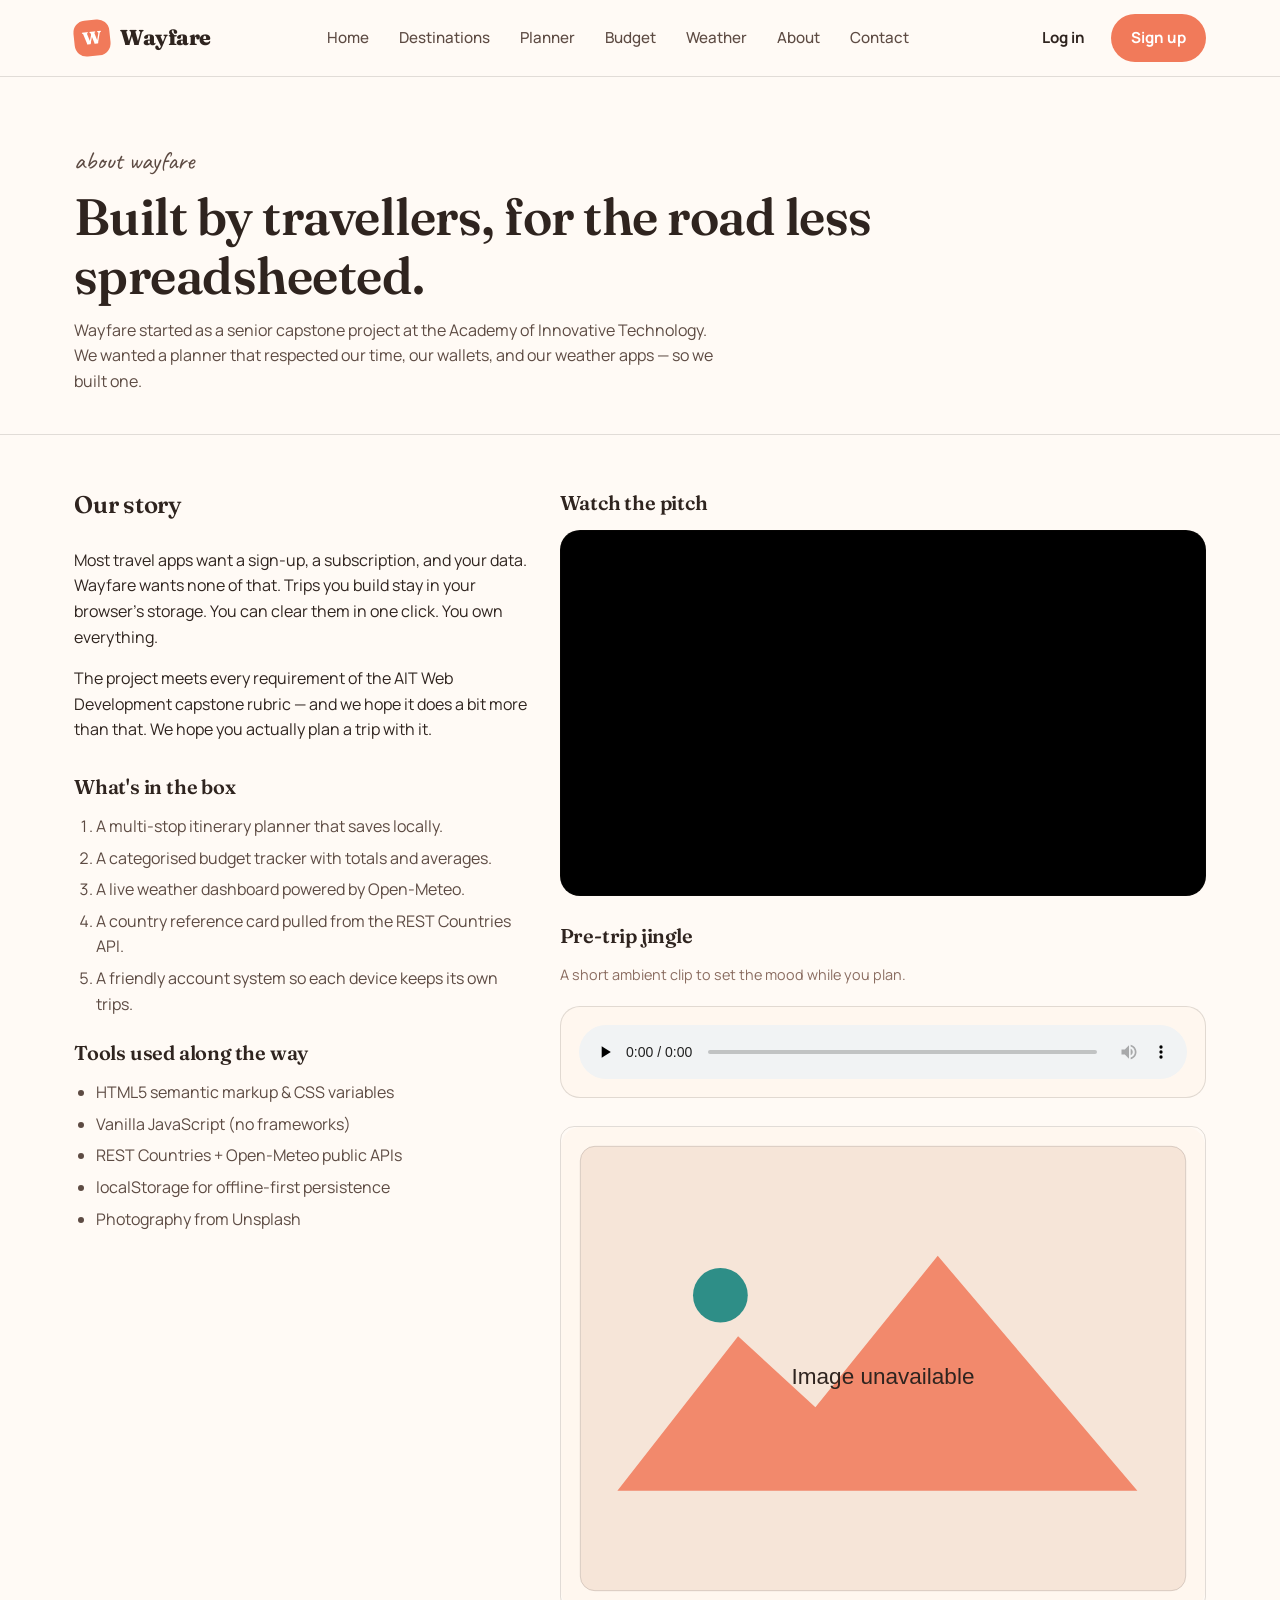
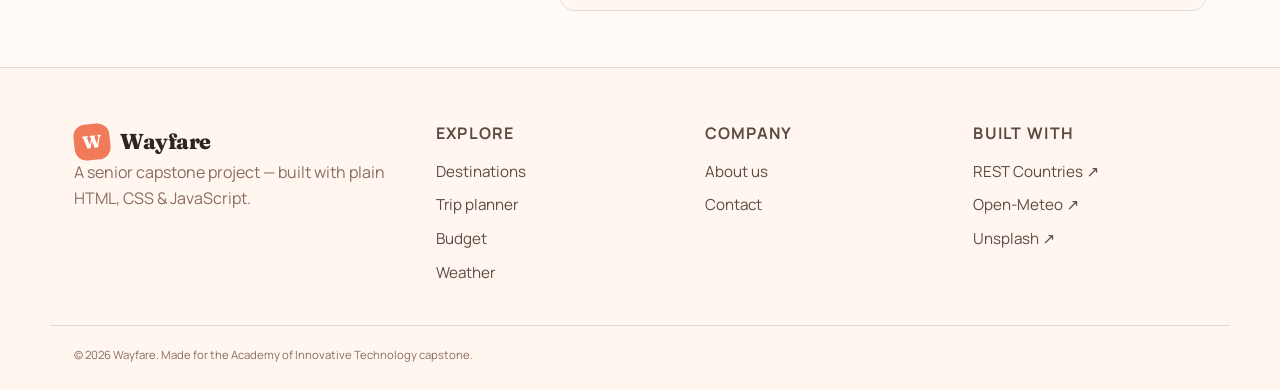
<file: about.html>
<!DOCTYPE html>
<html lang="en">
<head>
  <meta charset="UTF-8" />
  <meta name="viewport" content="width=device-width, initial-scale=1.0" />
  <title>About — Wayfare</title>
  <link rel="preconnect" href="https://fonts.googleapis.com" />
  <link rel="preconnect" href="https://fonts.gstatic.com" crossorigin />
  <link href="https://fonts.googleapis.com/css2?family=Fraunces:opsz,wght@9..144,400;9..144,600;9..144,800&family=Manrope:wght@400;500;700&family=Caveat:wght@500;700&display=swap" rel="stylesheet" />
  <link rel="stylesheet" href="css/styles.css" />
</head>
<body data-page="about">
  <header class="site-header">
    <div class="container header-inner">
      <a href="index.html" class="brand"><span class="brand-mark">W</span><span class="brand-text">Wayfare</span></a>
      <nav class="site-nav" id="siteNav" aria-label="Main navigation">
        <ul>
          <li><a href="index.html" data-testid="nav-home">Home</a></li>
          <li><a href="destinations.html" data-testid="nav-destinations">Destinations</a></li>
          <li><a href="planner.html" data-testid="nav-planner">Planner</a></li>
          <li><a href="budget.html" data-testid="nav-budget">Budget</a></li>
          <li><a href="weather.html" data-testid="nav-weather">Weather</a></li>
          <li><a href="about.html" data-testid="nav-about">About</a></li>
          <li><a href="contact.html" data-testid="nav-contact">Contact</a></li>
        </ul>
      </nav>
      <div class="nav-actions">
        <span id="userBadge" class="user-badge hidden"></span>
        <a href="login.html" id="loginLink" class="btn btn-ghost">Log in</a>
        <a href="signup.html" id="signupLink" class="btn btn-primary">Sign up</a>
        <button id="logoutBtn" class="btn btn-ghost hidden">Log out</button>
        <button class="nav-toggle" id="navToggle">☰</button>
      </div>
    </div>
  </header>

  <section class="page-header">
    <div class="container">
      <p class="kicker">about wayfare</p>
      <h1>Built by travellers, for the road less spreadsheeted.</h1>
      <p>Wayfare started as a senior capstone project at the Academy of Innovative Technology. We wanted a planner that respected our time, our wallets, and our weather apps — so we built one.</p>
    </div>
  </section>

  <section class="section">
    <div class="container grid-2-uneven">
      <div>
        <h2 class="section-title">Our story</h2>
        <p>Most travel apps want a sign-up, a subscription, and your data. Wayfare wants none of that. Trips you build stay in your browser's storage. You can clear them in one click. You own everything.</p>
        <p>The project meets every requirement of the AIT Web Development capstone rubric — and we hope it does a bit more than that. We hope you actually plan a trip with it.</p>

        <h3 style="margin-top:32px;">What's in the box</h3>
        <div class="content-list">
          <ol>
            <li>A multi-stop itinerary planner that saves locally.</li>
            <li>A categorised budget tracker with totals and averages.</li>
            <li>A live weather dashboard powered by Open-Meteo.</li>
            <li>A country reference card pulled from the REST Countries API.</li>
            <li>A friendly account system so each device keeps its own trips.</li>
          </ol>
        </div>

        <h3 style="margin-top:24px;">Tools used along the way</h3>
        <div class="content-list">
          <ul>
            <li>HTML5 semantic markup &amp; CSS variables</li>
            <li>Vanilla JavaScript (no frameworks)</li>
            <li><a href="https://restcountries.com" target="_blank" rel="noopener noreferrer">REST Countries</a> + <a href="https://open-meteo.com" target="_blank" rel="noopener noreferrer">Open-Meteo</a> public APIs</li>
            <li>localStorage for offline-first persistence</li>
            <li>Photography from <a href="https://unsplash.com" target="_blank" rel="noopener noreferrer">Unsplash</a></li>
          </ul>
        </div>
      </div>

      <aside>
        <h3>Watch the pitch</h3>
        <div class="media-frame">
          <iframe src="https://www.youtube.com/embed/UAVf2a2_Fb8" title="Travel inspiration video" allow="accelerometer; autoplay; clipboard-write; encrypted-media; gyroscope; picture-in-picture" allowfullscreen></iframe>
        </div>

        <h3 style="margin-top:28px;">Pre-trip jingle</h3>
        <p class="muted" style="font-size:0.9rem;">A short ambient clip to set the mood while you plan.</p>
        <div class="audio-row">
          <audio controls preload="none" data-testid="audio-player">
            <source src="https://www.kozco.com/tech/piano2-CoolEdit.mp3" type="audio/mpeg" />
            Your browser does not support the audio element.
          </audio>
        </div>

        <img src="https://images.unsplash.com/photo-1488646953014-85cb44e25828?w=700&q=80" alt="Travel backpack and map" onerror="this.onerror=null; this.src='assets/placeholder.svg';" style="margin-top:28px; border-radius:14px; border:1px solid var(--line);" />
      </aside>
    </div>
  </section>

  <footer class="site-footer">
    <div class="container footer-grid">
      <div class="footer-col">
        <div class="brand"><span class="brand-mark">W</span><span class="brand-text">Wayfare</span></div>
        <p class="muted">A senior capstone project — built with plain HTML, CSS &amp; JavaScript.</p>
      </div>
      <div class="footer-col"><h4>Explore</h4><ul><li><a href="destinations.html">Destinations</a></li><li><a href="planner.html">Trip planner</a></li><li><a href="budget.html">Budget</a></li><li><a href="weather.html">Weather</a></li></ul></div>
      <div class="footer-col"><h4>Company</h4><ul><li><a href="about.html">About us</a></li><li><a href="contact.html">Contact</a></li></ul></div>
      <div class="footer-col"><h4>Built with</h4><ul><li><a href="https://restcountries.com" target="_blank" rel="noopener noreferrer">REST Countries ↗</a></li><li><a href="https://open-meteo.com" target="_blank" rel="noopener noreferrer">Open-Meteo ↗</a></li><li><a href="https://unsplash.com" target="_blank" rel="noopener noreferrer">Unsplash ↗</a></li></ul></div>
    </div>
    <div class="container footer-bottom"><small>© 2026 Wayfare. Made for the Academy of Innovative Technology capstone.</small></div>
  </footer>
  <script src="js/common.js"></script>
</body>
</html>
</file>
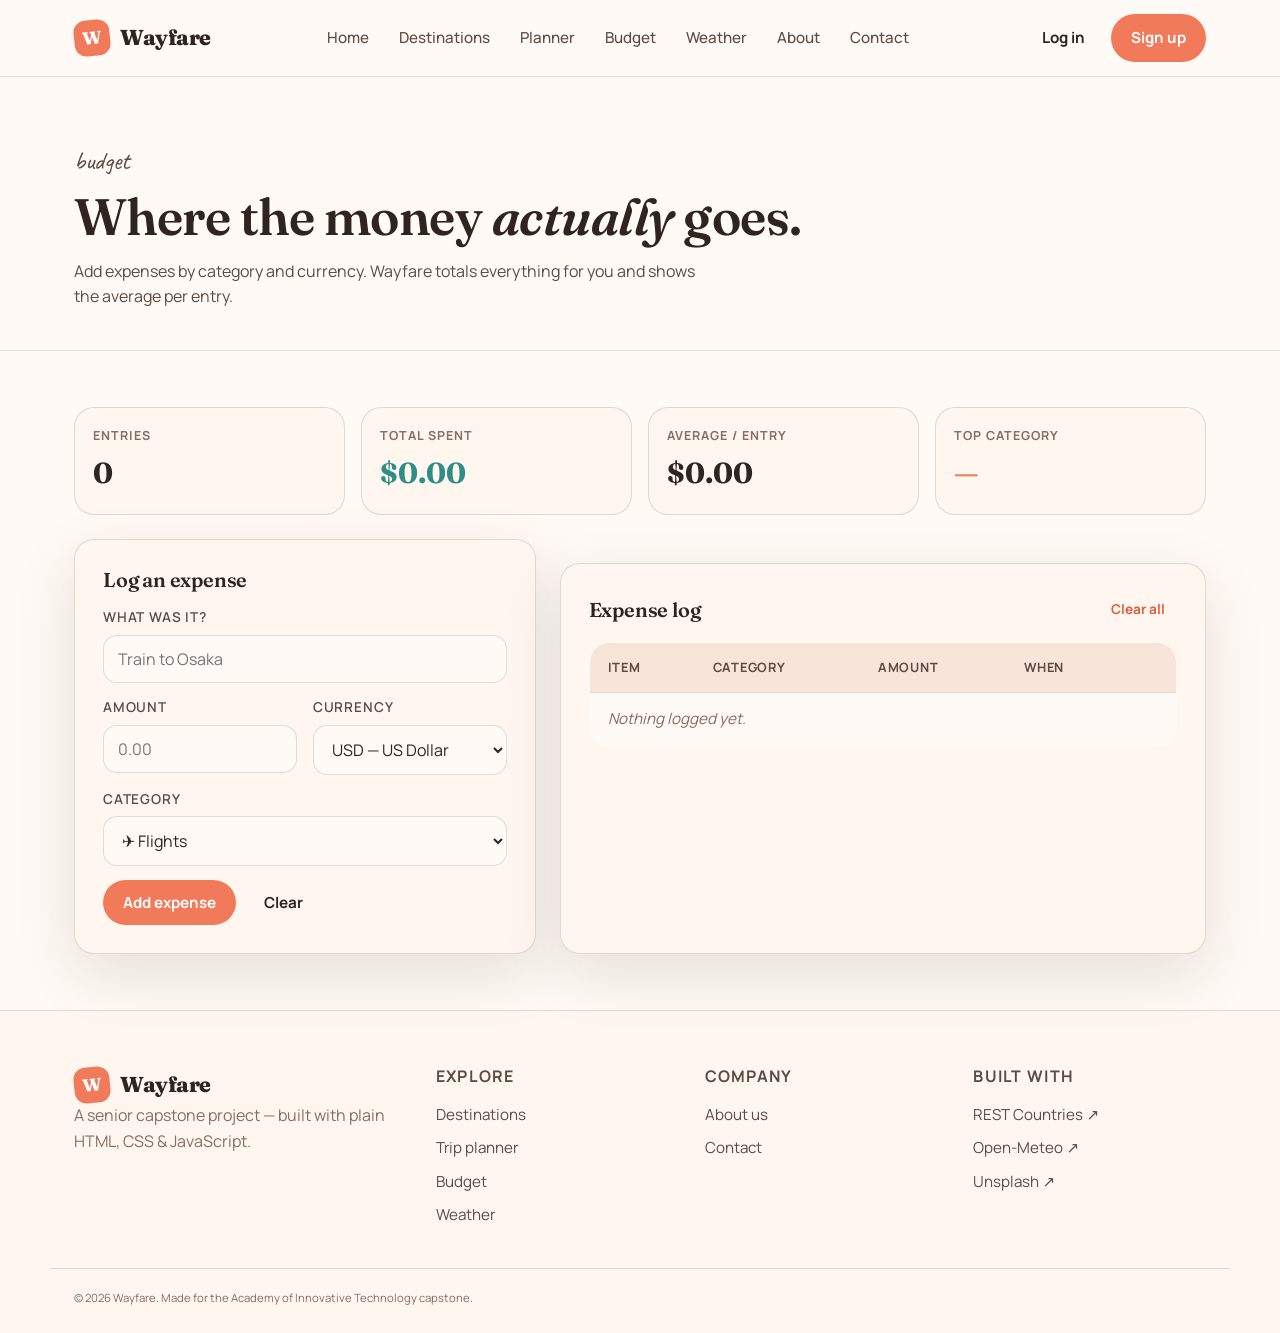
<file: budget.html>
<!DOCTYPE html>
<html lang="en">
<head>
  <meta charset="UTF-8" />
  <meta name="viewport" content="width=device-width, initial-scale=1.0" />
  <title>Budget — Wayfare</title>
  <link rel="preconnect" href="https://fonts.googleapis.com" />
  <link rel="preconnect" href="https://fonts.gstatic.com" crossorigin />
  <link href="https://fonts.googleapis.com/css2?family=Fraunces:opsz,wght@9..144,400;9..144,600;9..144,800&family=Manrope:wght@400;500;700&family=Caveat:wght@500;700&display=swap" rel="stylesheet" />
  <link rel="stylesheet" href="css/styles.css" />
</head>
<body data-page="budget">
  <header class="site-header">
    <div class="container header-inner">
      <a href="index.html" class="brand"><span class="brand-mark">W</span><span class="brand-text">Wayfare</span></a>
      <nav class="site-nav" id="siteNav" aria-label="Main navigation">
        <ul>
          <li><a href="index.html" data-testid="nav-home">Home</a></li>
          <li><a href="destinations.html" data-testid="nav-destinations">Destinations</a></li>
          <li><a href="planner.html" data-testid="nav-planner">Planner</a></li>
          <li><a href="budget.html" data-testid="nav-budget">Budget</a></li>
          <li><a href="weather.html" data-testid="nav-weather">Weather</a></li>
          <li><a href="about.html" data-testid="nav-about">About</a></li>
          <li><a href="contact.html" data-testid="nav-contact">Contact</a></li>
        </ul>
      </nav>
       <div class="nav-actions">
        <span id="userBadge" class="user-badge hidden"></span>
        <a href="login.html" id="loginLink" class="btn btn-ghost">Log in</a>
        <a href="signup.html" id="signupLink" class="btn btn-primary">Sign up</a>
        <button id="logoutBtn" class="btn btn-ghost hidden">Log out</button>
        <button class="nav-toggle" id="navToggle">☰</button>
      </div>
    </div>
    </header>
    <section class="page-header">
    <div class="container">
      <p class="kicker">budget</p>
      <h1>Where the money <em>actually</em> goes.</h1>
      <p>Add expenses by category and currency. Wayfare totals everything for you and shows the average per entry.</p>
    </div>
  </section>

  <section class="section">
    <div class="container">
      <div class="budget-summary">
        <div class="stat"><div class="label">Entries</div><div class="value" id="statCount" data-testid="stat-count">0</div></div>
        <div class="stat teal"><div class="label">Total spent</div><div class="value" id="statTotal" data-testid="stat-total">$0.00</div></div>
        <div class="stat"><div class="label">Average / entry</div><div class="value" id="statAvg" data-testid="stat-avg">$0.00</div></div>
        <div class="stat accent"><div class="label">Top category</div><div class="value" id="statTop" data-testid="stat-top">—</div></div>
      </div>

      <div class="grid-2-uneven">
        <div class="card">
          <h3>Log an expense</h3>
          <form id="expenseForm" data-testid="expense-form" novalidate>
            <div class="form-row">
              <label for="eLabel">What was it?</label>
              <input class="input" id="eLabel" type="text" placeholder="Train to Osaka" required data-testid="expense-label" />
            </div>
            <div class="form-grid">
              <div class="form-row">
                <label for="eAmount">Amount</label>
                <input class="input" id="eAmount" type="number" min="0" step="0.01" placeholder="0.00" required data-testid="expense-amount" />
              </div>
               <div class="form-row">
                <label for="eCurrency">Currency</label>
                <select class="select" id="eCurrency" data-testid="expense-currency">
                  <option value="USD">USD — US Dollar</option>
                  <option value="EUR">EUR — Euro</option>
                  <option value="GBP">GBP — Pound</option>
                  <option value="JPY">JPY — Yen</option>
                  <option value="MXN">MXN — Peso</option>
                  <option value="AUD">AUD — Aussie Dollar</option>
                </select>
              </div>
            </div>
            <div class="form-row">
                <label for="eCategory">Category</label>
              <select class="select" id="eCategory" data-testid="expense-category">
                <option value="flights">✈️ Flights</option>
                <option value="lodging">🏨 Lodging</option>
                <option value="food">🍜 Food</option>
                <option value="transport">🚇 Transport</option>
                <option value="activities">🎟️ Activities</option>
                <option value="shopping">🛍️ Shopping</option>
                <option value="other">📦 Other</option>
              </select>
            </div>
            <div class="form-actions">
              <button class="btn btn-primary" type="submit" data-testid="expense-submit">Add expense</button>
              <button class="btn btn-ghost" type="reset" data-testid="expense-reset">Clear</button>
            </div>
            <div class="form-feedback" id="expenseFeedback"></div>
          </form>
        </div>

        <div class="card">
          <div style="display:flex; justify-content:space-between; align-items:center;">
            <h3 style="margin:0;">Expense log</h3>
            <button class="btn btn-danger" id="clearAll" data-testid="expense-clear-all">Clear all</button>
          </div>
          <div class="table-wrap" style="margin-top:16px;">
            <table class="data-table" data-testid="expense-table">
              <thead>
                <tr><th>Item</th><th>Category</th><th>Amount</th><th>When</th><th></th></tr>
              </thead>
              <tbody id="expenseBody">
                <tr><td colspan="5" class="empty-state">Nothing logged yet.</td></tr>
              </tbody>
            </table>
          </div>
        </div>
      </div>
    </div>
  </section>

  <footer class="site-footer">
    <div class="container footer-grid">
      <div class="footer-col">
        <div class="brand"><span class="brand-mark">W</span><span class="brand-text">Wayfare</span></div>
        <p class="muted">A senior capstone project — built with plain HTML, CSS &amp; JavaScript.</p>
      </div>
      <div class="footer-col"><h4>Explore</h4><ul><li><a href="destinations.html">Destinations</a></li><li><a href="planner.html">Trip planner</a></li><li><a href="budget.html">Budget</a></li><li><a href="weather.html">Weather</a></li></ul></div>
      <div class="footer-col"><h4>Company</h4><ul><li><a href="about.html">About us</a></li><li><a href="contact.html">Contact</a></li></ul></div>
      <div class="footer-col"><h4>Built with</h4><ul><li><a href="https://restcountries.com" target="_blank" rel="noopener noreferrer">REST Countries ↗</a></li><li><a href="https://open-meteo.com" target="_blank" rel="noopener noreferrer">Open-Meteo ↗</a></li><li><a href="https://unsplash.com" target="_blank" rel="noopener noreferrer">Unsplash ↗</a></li></ul></div>
    </div>
    <div class="container footer-bottom"><small>© 2026 Wayfare. Made for the Academy of Innovative Technology capstone.</small></div>
  </footer>

  <script src="js/common.js"></script>
  <script src="js/budget.js"></script>
</body>
</html>
</file>
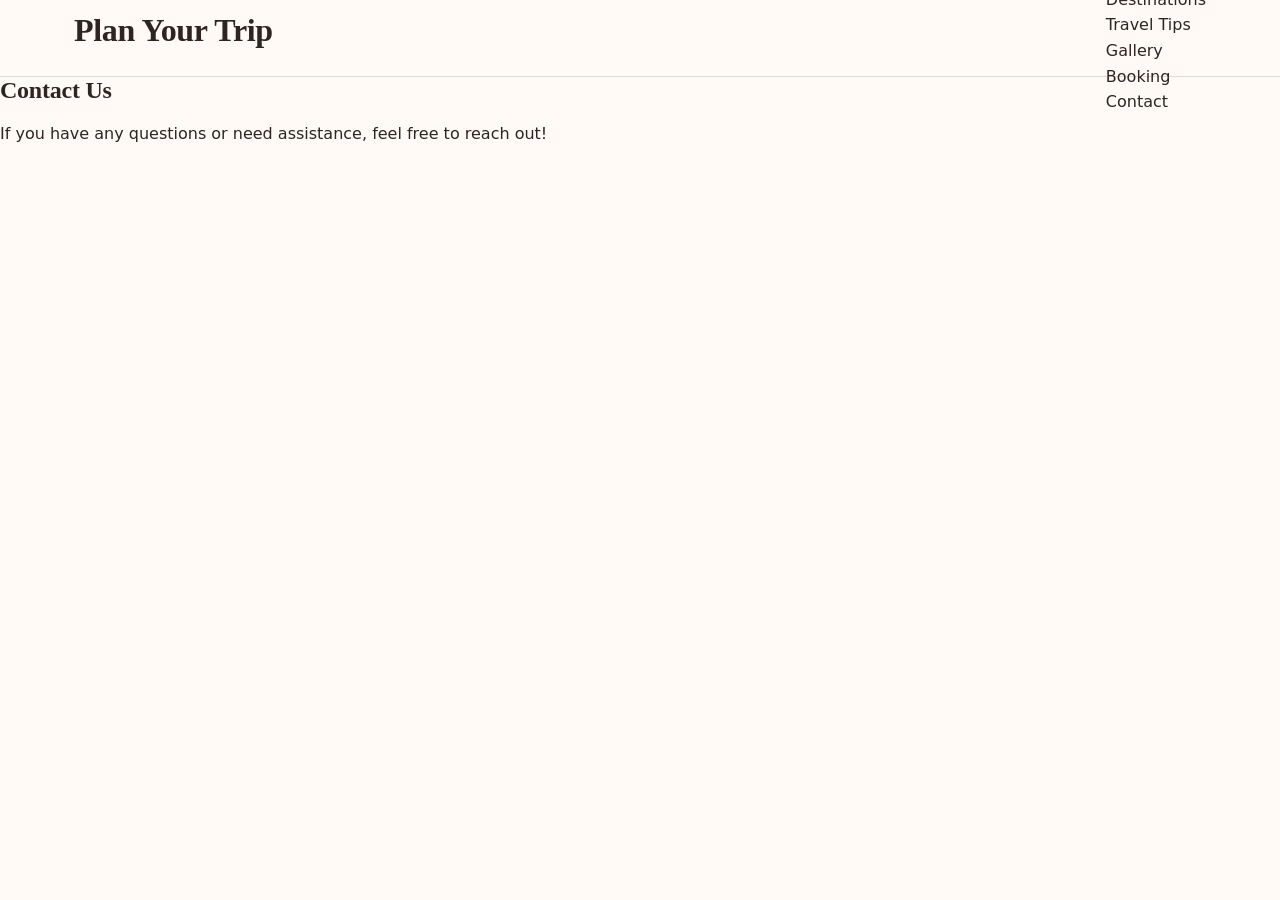
<file: content.html>
<!DOCTYPE html>
<html lang="en">
  <head>
    <meta charset="utf-8" />
    <meta name="viewport" content="width=device-width,initial-scale=1" />
    <title>Contact</title>
    <link rel="stylesheet" href="style.css" />
  </head>
  <body>
    <header class="site-header">
      <div class="container header-inner">
        <h1 class="site-title">Plan Your Trip</h1>
        <nav class="main-nav" aria-label="Main navigation">
          <ul>
            <li><a href="index.html">Home</a></li>
            <li><a href="destinations.html">Destinations</a></li>
            <li><a href="travel-tips.html">Travel Tips</a></li>
            <li><a href="gallery.html">Gallery</a></li>
            <li><a href="booking.html">Booking</a></li>
            <li><a href="contact.html">Contact</a></li>
          </ul>
        </nav>
      </div>
    </header>
    <main>
      <section class="contact-info">
        <h2>Contact Us</h2>
        <p>If you have any questions or need assistance, feel free to reach out!</p>
      </section>
    </main>
  </body>
</html>
</file>
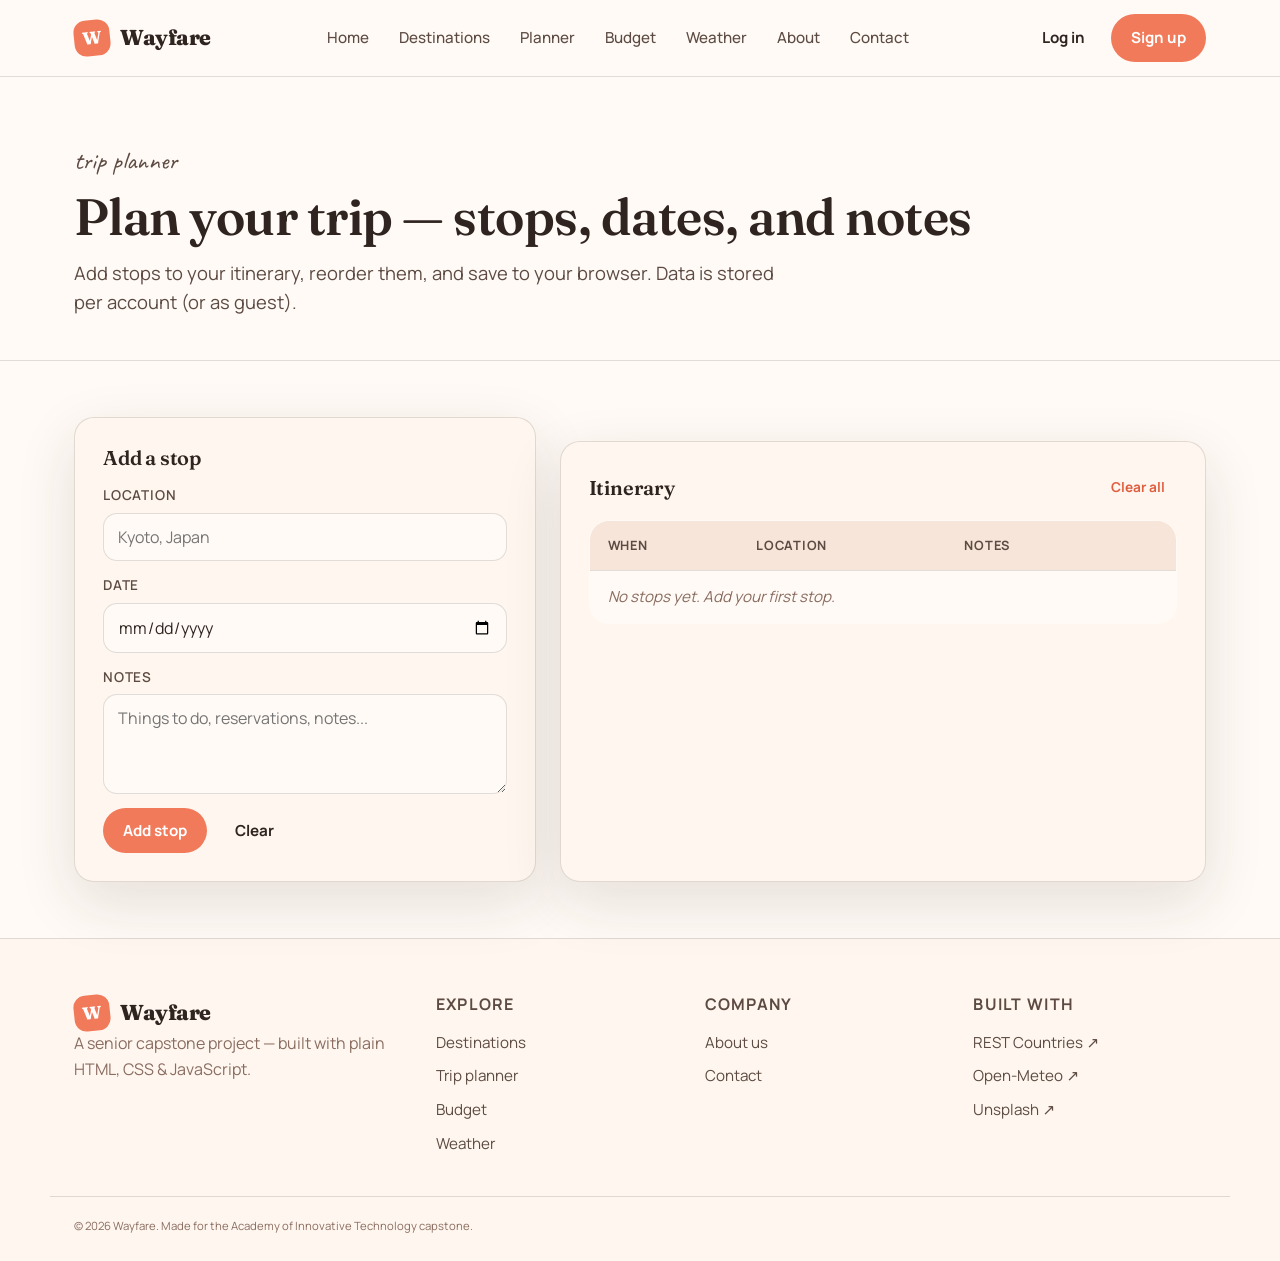
<file: planner.html>
<!DOCTYPE html>
<html lang="en">
  <head>
    <meta charset="UTF-8" />
    <meta name="viewport" content="width=device-width, initial-scale=1.0" />
    <title>Planner — Wayfare</title>
    <link rel="preconnect" href="https://fonts.googleapis.com" />
    <link rel="preconnect" href="https://fonts.gstatic.com" crossorigin />
    <link href="https://fonts.googleapis.com/css2?family=Fraunces:opsz,wght@9..144,400;9..144,600;9..144,800&family=Manrope:wght@400;500;700&family=Caveat:wght@500;700&display=swap" rel="stylesheet" />
    <link rel="stylesheet" href="css/styles.css" />
  </head>
  <body data-page="planner">
    <header class="site-header">
      <div class="container header-inner">
        <a href="index.html" class="brand"><span class="brand-mark">W</span><span class="brand-text">Wayfare</span></a>
        <nav class="site-nav" id="siteNav" aria-label="Main navigation">
          <ul>
            <li><a href="index.html" data-testid="nav-home">Home</a></li>
            <li><a href="destinations.html" data-testid="nav-destinations">Destinations</a></li>
            <li><a href="planner.html" data-testid="nav-planner">Planner</a></li>
            <li><a href="budget.html" data-testid="nav-budget">Budget</a></li>
            <li><a href="weather.html" data-testid="nav-weather">Weather</a></li>
            <li><a href="about.html" data-testid="nav-about">About</a></li>
            <li><a href="contact.html" data-testid="nav-contact">Contact</a></li>
          </ul>
        </nav>
        <div class="nav-actions">
          <span id="userBadge" class="user-badge hidden"></span>
          <a href="login.html" id="loginLink" class="btn btn-ghost">Log in</a>
          <a href="signup.html" id="signupLink" class="btn btn-primary">Sign up</a>
          <button id="logoutBtn" class="btn btn-ghost hidden">Log out</button>
          <button class="nav-toggle" id="navToggle">☰</button>
        </div>
      </div>
    </header>

    <section class="page-header">
      <div class="container">
        <p class="kicker">trip planner</p>
        <h1>Plan your trip — stops, dates, and notes</h1>
        <p class="lede">Add stops to your itinerary, reorder them, and save to your browser. Data is stored per account (or as guest).</p>
      </div>
    </section>

    <section class="section">
      <div class="container grid-2-uneven">
        <div class="card">
          <h3>Add a stop</h3>
          <form id="stopForm" novalidate>
            <div class="form-row">
              <label for="sLocation">Location</label>
              <input class="input" id="sLocation" type="text" placeholder="Kyoto, Japan" required />
            </div>
            <div class="form-row">
              <label for="sDate">Date</label>
              <input class="input" id="sDate" type="date" />
            </div>
            <div class="form-row full">
              <label for="sNotes">Notes</label>
              <textarea id="sNotes" class="textarea" placeholder="Things to do, reservations, notes..."></textarea>
            </div>
            <div class="form-actions">
              <button class="btn btn-primary" type="submit">Add stop</button>
              <button class="btn btn-ghost" type="reset">Clear</button>
            </div>
            <div id="stopFeedback" class="form-feedback"></div>
          </form>
        </div>

        <div class="card">
          <div style="display:flex; justify-content:space-between; align-items:center;">
            <h3 style="margin:0;">Itinerary</h3>
            <button id="clearAll" class="btn btn-danger">Clear all</button>
          </div>
          <div class="table-wrap" style="margin-top:16px;">
            <table class="data-table">
              <thead>
                <tr><th>When</th><th>Location</th><th>Notes</th><th></th></tr>
              </thead>
              <tbody id="stopsBody">
                <tr><td colspan="4" class="empty-state">No stops yet. Add your first stop.</td></tr>
              </tbody>
            </table>
          </div>
        </div>
      </div>
    </section>

    <footer class="site-footer">
      <div class="container footer-grid">
        <div class="footer-col">
          <div class="brand"><span class="brand-mark">W</span><span class="brand-text">Wayfare</span></div>
          <p class="muted">A senior capstone project — built with plain HTML, CSS &amp; JavaScript.</p>
        </div>
        <div class="footer-col"><h4>Explore</h4><ul><li><a href="destinations.html">Destinations</a></li><li><a href="planner.html">Trip planner</a></li><li><a href="budget.html">Budget</a></li><li><a href="weather.html">Weather</a></li></ul></div>
        <div class="footer-col"><h4>Company</h4><ul><li><a href="about.html">About us</a></li><li><a href="contact.html">Contact</a></li></ul></div>
        <div class="footer-col"><h4>Built with</h4><ul><li><a href="https://restcountries.com" target="_blank" rel="noopener noreferrer">REST Countries ↗</a></li><li><a href="https://open-meteo.com" target="_blank" rel="noopener noreferrer">Open-Meteo ↗</a></li><li><a href="https://unsplash.com" target="_blank" rel="noopener noreferrer">Unsplash ↗</a></li></ul></div>
      </div>
      <div class="container footer-bottom"><small>© 2026 Wayfare. Made for the Academy of Innovative Technology capstone.</small></div>
    </footer>

    <script src="js/common.js"></script>
    <script src="planner.js"></script>
  </body>
</html>
</file>
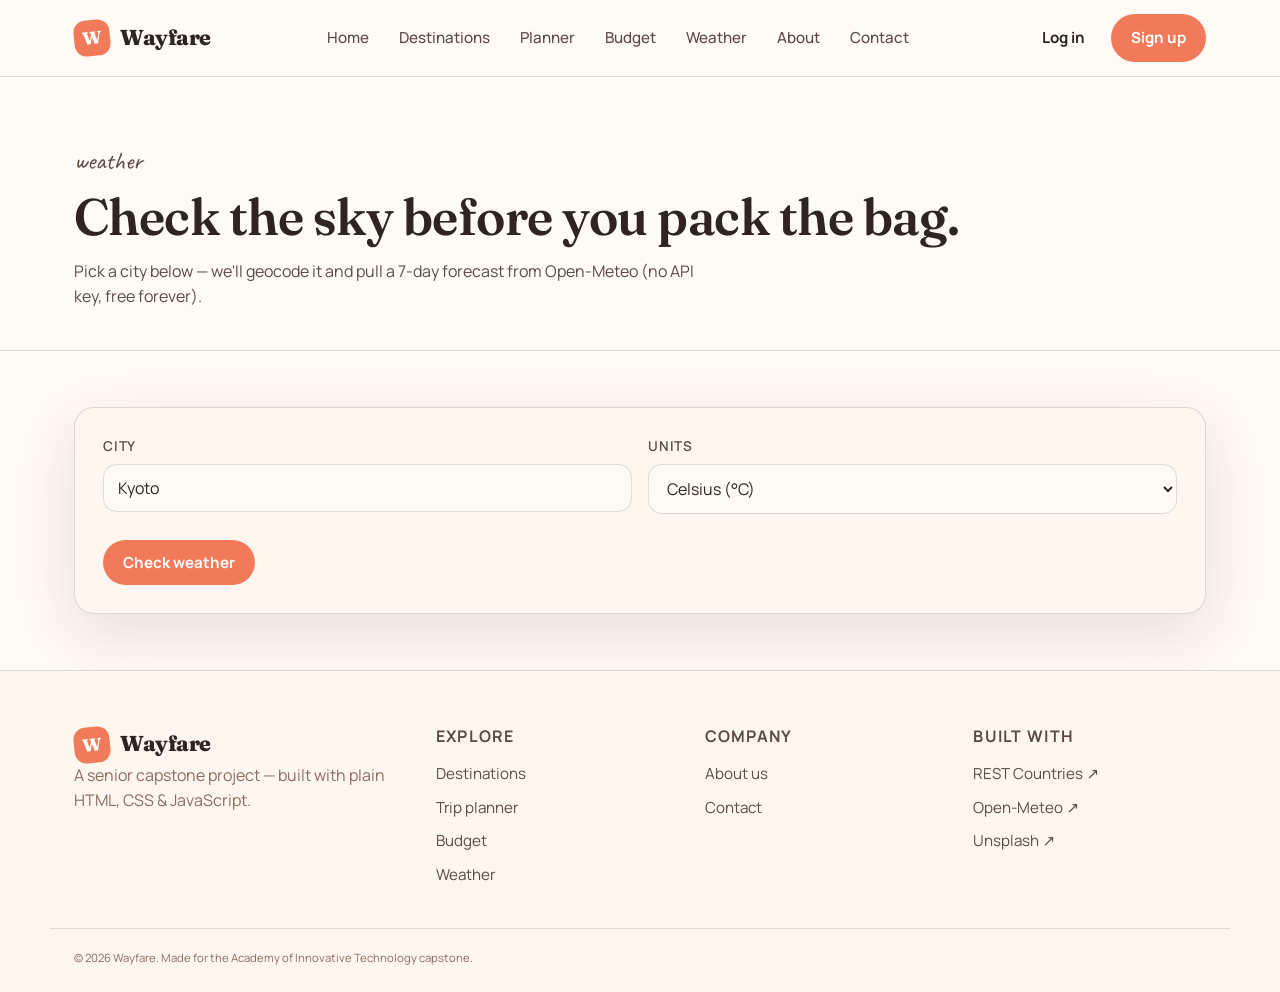
<file: weather.html>
<!DOCTYPE html>
<html lang="en">
<head>
  <meta charset="UTF-8" />
  <meta name="viewport" content="width=device-width, initial-scale=1.0" />
  <title>Weather — Wayfare</title>
  <link rel="preconnect" href="https://fonts.googleapis.com" />
  <link rel="preconnect" href="https://fonts.gstatic.com" crossorigin />
  <link href="https://fonts.googleapis.com/css2?family=Fraunces:opsz,wght@9..144,400;9..144,600;9..144,800&family=Manrope:wght@400;500;700&family=Caveat:wght@500;700&display=swap" rel="stylesheet" />
  <link rel="stylesheet" href="css/styles.css" />
</head>
<body data-page="weather">
  <header class="site-header">
    <div class="container header-inner">
      <a href="index.html" class="brand"><span class="brand-mark">W</span><span class="brand-text">Wayfare</span></a>
      <nav class="site-nav" id="siteNav" aria-label="Main navigation">
        <ul>
          <li><a href="index.html" data-testid="nav-home">Home</a></li>
          <li><a href="destinations.html" data-testid="nav-destinations">Destinations</a></li>
          <li><a href="planner.html" data-testid="nav-planner">Planner</a></li>
          <li><a href="budget.html" data-testid="nav-budget">Budget</a></li>
          <li><a href="weather.html" data-testid="nav-weather">Weather</a></li>
          <li><a href="about.html" data-testid="nav-about">About</a></li>
          <li><a href="contact.html" data-testid="nav-contact">Contact</a></li>
        </ul>
      </nav>
      <div class="nav-actions">
        <span id="userBadge" class="user-badge hidden"></span>
        <a href="login.html" id="loginLink" class="btn btn-ghost">Log in</a>
        <a href="signup.html" id="signupLink" class="btn btn-primary">Sign up</a>
        <button id="logoutBtn" class="btn btn-ghost hidden">Log out</button>
        <button class="nav-toggle" id="navToggle">☰</button>
      </div>
    </div>
  </header>

  <section class="page-header">
    <div class="container">
      <p class="kicker">weather</p>
      <h1>Check the sky before you pack the bag.</h1>
      <p>Pick a city below — we'll geocode it and pull a 7-day forecast from Open-Meteo (no API key, free forever).</p>
    </div>
  </section>

  <section class="section">
    <div class="container">
      <div class="card">
        <div class="form-grid">
          <div class="form-row">
            <label for="cityInput">City</label>
            <input class="input" id="cityInput" type="text" placeholder="Kyoto" value="Kyoto" data-testid="city-input" />
          </div>
          <div class="form-row">
            <label for="unitSelect">Units</label>
            <select class="select" id="unitSelect" data-testid="unit-select">
              <option value="celsius">Celsius (°C)</option>
              <option value="fahrenheit">Fahrenheit (°F)</option>
            </select>
          </div>
        </div>
        <div class="form-actions">
          <button class="btn btn-primary" id="checkBtn" data-testid="check-weather">Check weather</button>
          <span id="weatherStatus" class="muted"></span>
        </div>
      </div>

      <div id="weatherResult" class="hidden" style="margin-top:24px;">
        <div class="weather-now" data-testid="weather-now">
          <div>
            <p class="kicker" style="color:var(--coral); margin:0;">right now in</p>
            <h2 id="resultCity" style="color:var(--cream); margin:6px 0;">—</h2>
            <p id="resultDesc" style="margin:0; color:rgba(255,249,239,0.8);">—</p>
          </div>
          <div class="temp" id="resultTemp">—</div>
        </div>
        <h3 style="margin-top:24px;">7-day outlook</h3>
        <div id="weatherGrid" class="weather-grid" data-testid="weather-grid"></div>
      </div>
    </div>
  </section>

  <footer class="site-footer">
    <div class="container footer-grid">
      <div class="footer-col">
        <div class="brand"><span class="brand-mark">W</span><span class="brand-text">Wayfare</span></div>
        <p class="muted">A senior capstone project — built with plain HTML, CSS &amp; JavaScript.</p>
      </div>
      <div class="footer-col"><h4>Explore</h4><ul><li><a href="destinations.html">Destinations</a></li><li><a href="planner.html">Trip planner</a></li><li><a href="budget.html">Budget</a></li><li><a href="weather.html">Weather</a></li></ul></div>
      <div class="footer-col"><h4>Company</h4><ul><li><a href="about.html">About us</a></li><li><a href="contact.html">Contact</a></li></ul></div>
      <div class="footer-col"><h4>Built with</h4><ul><li><a href="https://restcountries.com" target="_blank" rel="noopener noreferrer">REST Countries ↗</a></li><li><a href="https://open-meteo.com" target="_blank" rel="noopener noreferrer">Open-Meteo ↗</a></li><li><a href="https://unsplash.com" target="_blank" rel="noopener noreferrer">Unsplash ↗</a></li></ul></div>
    </div>
    <div class="container footer-bottom"><small>© 2026 Wayfare. Made for the Academy of Innovative Technology capstone.</small></div>
  </footer>

  <script src="js/common.js"></script>
  <script src="js/weather.js"></script>
</body>
</html>
</file>
<file: css/styles.css>
@import url('../style.css');
</file>
<file: style.css>
:root {
  --bg: #fffaf5;
  --cream: #fff7ef;
  --sand: #f6e5d8;
  --ink: #2f241f;
  --ink-2: #5d4b43;
  --muted: #8a6c60;
  --line: rgba(47, 36, 31, 0.14);
  --coral: #f17a5a;
  --coral-2: #df5e3f;
  --teal: #2e8e87;
  --teal-2: #257771;
  --shadow: 0 20px 60px rgba(47, 36, 31, 0.12);
  --radius: 20px;
  --radius-sm: 14px;
}

*, *::before, *::after { box-sizing: border-box; }
html, body { margin: 0; padding: 0; }
img { max-width: 100%; width: 100%; height: auto; display: block; }
a { color: inherit; text-decoration: none; }
ul { list-style: none; padding: 0; margin: 0; }
button { font-family: inherit; cursor: pointer; border: none; background: none; color: inherit; }

body {
  font-family: 'Manrope', system-ui, -apple-system, BlinkMacSystemFont, 'Segoe UI', Roboto, Oxygen, Ubuntu, Cantarell, 'Open Sans', 'Helvetica Neue', sans-serif;
  background: var(--bg);
  color: var(--ink);
  line-height: 1.6;
  font-size: 16px;
  -webkit-font-smoothing: antialiased;
}

.container {
  width: 100%;
  max-width: 1180px;
  margin: 0 auto;
  padding: 0 24px;
}

.hidden { display: none !important; }
.muted { color: var(--muted); }

h1, h2, h3, h4 {
font-family: 'Fraunces', Georgia,serif;
font-weight: 600;
line-height: 1.15;
letter-spacing: -0.01em;
margin: 0 0 1rem;
color: var(--ink);
}

h1.display {
  font-size: clamp(2.4rem, 5.5vm, 4.2rem);
  font-weight: 800;
}

h2.section-title {
  font-size: clamp(1.8rem, 3.5vm, 2.6rem);
  margin-bottom: 1.2em;
}

h2.section-title em {font-style: italic; color: var(--teal); }
h3 { font-size: 1.25rem; }
h4 { font-size: 1rem; text-transform: uppercase; letter-spacing: 0.08em; font-family: 'Manrope', sans-serif; font-weight: 700; color: var(--ink-2); }

p {margin: 0 0 1em; }
.kicker {
  font-family: 'Caveat', cursive;
  font-size: 1.6rem;
  color: var(--coral);
  margin: 0 0 0.3em;
}

.accent-script {
  font-family: 'Caveat', cursive;
  color: var(--coral);
  font-weight: 700;
  font-style: normal;
}

.lede {
  font-size: 1.15rem;
  color: var(--ink-2);
  max-width: 56ch;
}

.btn {
  display: inline-flex;
  align-items: center;
  justify-content: center;
  gap: 6px;
  padding: 10px 18px;
  border-radius: 999px;
  font-weight: 700;
  font-size: 0.95rem;
  border: 2px solid transparent;
  transition: transform 0.15s ease, background-color 0.2s ease, color 0.2s ease, border-color 0.2s ease;
}
.btn-lg { padding: 14px 26px; font-size: 1rem; }
.btn-primary {
  background: var(--coral);
  color: #fff;
}
.btn-primary:hover { background: var(--coral-2); transform: translateY(-1px); }
.btn-outline {
  background: transparent;
  color: var(--ink);
  border-color: var(--ink);
}

.btn-outline:hover { background: var(--ink); color: var(--bg); }
.btn-ghost {
  background: transparent;
  color: var(--ink);
  padding: 8px 14px;
}
.btn-ghost:hover { color: var(--teal); }
.btn-teal {
  background: var(--teal);
  color: #fff;
}
.btn-teal:hover { background: var(--teal-2); }
.btn-danger {
  background: transparent;
  color: var(--coral-2);
  padding: 6px 10px;
  font-size: 0.85rem;
}
.btn-danger:hover { text-decoration: underline; }

/* ---------- Header ---------- */

.site-header {
  background: var(--bg);
  border-bottom: 1px solid var(--line);
  position: sticky;
  top: 0;
  z-index: 50;
}
.header-inner {
  display: flex;
  align-items: center;
  justify-content: space-between;
  height: 76px;
  gap: 24px;
}
.brand {
   display: inline-flex;
  align-items: center;
  gap: 10px;
  font-weight: 800;
}
.brand-mark {
  width: 36px;
  height: 36px;
  border-radius: 12px;
  background: var(--coral);
  color: #fff;
  display: inline-flex;
  align-items: center;
  justify-content: center;
   font-family: 'Fraunces', serif;
  font-weight: 800;
  font-size: 1.1rem;
  transform: rotate(-6deg);
}
.brand-text {
  font-family: 'Fraunces', serif;
  font-size: 1.35rem;
  letter-spacing: -0.02em;
}
.site-nav ul {
  display: flex;
  gap: 26px;
}
.site-nav a {
  font-weight: 500;
  font-size: 0.95rem;
  color: var(--ink-2);
  padding: 8px 2px;
  border-bottom: 2px solid transparent;
  transition: color 0.15s ease, border-color 0.15s ease;
}
.site-nav a:hover { color: var(--ink); }
.site-nav a.active {
  color: var(--ink);
  border-bottom-color: var(--coral);
}
.nav-actions {
  display: flex;
  align-items: center;
  gap: 10px;
}
.user-badge {
  background: var(--sand);
  color: var(--ink);
  padding: 6px 12px;
  border-radius: 999px;
  font-size: 0.85rem;
  font-weight: 600;
}
.nav-toggle {
  display: none;
  font-size: 1.4rem;
  padding: 6px 10px;
}

/* ---------- Hero ---------- */
.hero { padding: 64px 0 80px; }
.hero-inner {
  display: grid;
  grid-template-columns: 1.05fr 1fr;
  align-items: center;
  gap: 48px;
}
.hero-copy h1 { margin-bottom: 16px; }
.hero-cta {
  display: flex;
  gap: 12px;
  margin: 28px 0 32px;
  flex-wrap: wrap;
}

.hero-meta {
  display: flex;
  gap: 28px;
  color: var(--ink-2);
  font-size: 0.95rem;
}
.hero-meta strong { color: var(--teal); font-weight: 700; font-size: 1.05rem; }

.hero-media {
  position: relative;
  height: 480px;
}
.hero-img {
  border-radius: 18px;
  border: 4px solid var(--cream);
  box-shadow: var(--shadow);object-fit: cover;
}
.hero-img-lg {
  width: 100%;
  height: 100%;
  position: absolute;
  inset: 0;
}
.hero-img-sm {
  width: 200px;
  height: 240px;
  position: absolute;
}
.float-1 {
  bottom: -24px;
  left: -28px;
  transform: rotate(-6deg);
}
.float-2 {
  top: -20px;
  right: -28px;
  transform: rotate(5deg);
  width: 180px;
  height: 210px;
}

/* ---------- Sections ---------- */
.features {
  padding: 80px 0;
  background: var(--cream);
  border-top: 1px solid var(--line);
  border-bottom: 1px solid var(--line);
}
.feature-grid {
  display: grid;
  grid-template-columns: repeat(4, 1fr);
  gap: 20px;
}
.feature-card {
  background: var(--bg);
  border: 1px solid var(--line);
  border-radius: var(--radius);
  padding: 28px 22px;
  transition: transform 0.2s ease, box-shadow 0.2s ease;
}
.feature-card:hover {
  transform: translateY(-4px);
  box-shadow: var(--shadow);
}
.feature-icon {
  width: 48px;
  height: 48px;
  border-radius: 12px;
  background: var(--sand);
  display: inline-flex;
  align-items: center;
  justify-content: center;
  font-size: 1.4rem;
  margin-bottom: 14px;
}
.link-arrow {
  color: var(--teal);
  font-weight: 600;
  font-size: 0.9rem;
  border-bottom: 1px solid transparent;
}
.link-arrow:hover { border-bottom-color: var(--teal); }

.gallery-strip { padding: 80px 0; }
.gallery-grid {
  display: grid;
  grid-template-columns: repeat(4, 1fr);
  gap: 16px;
}
.gallery-grid figure { margin: 0; }
.gallery-grid img {
  width: 100%;
  height: 280px;
  object-fit: cover;
  border-radius: var(--radius);
   border: 1px solid var(--line);
}
.gallery-grid figcaption {
  margin-top: 10px;
  font-size: 0.9rem;
  color: var(--ink-2);
  font-weight: 600;
}
.cta-band {
  background: var(--ink);
  color: var(--cream);
  padding: 70px 0;
}
.cta-inner { text-align: center; }
.cta-band h2 { color: var(--cream); }
.cta-band p { color: rgba(255, 249, 239, 0.78); margin-bottom: 24px; }

/* ---------- Footer ---------- */
.site-footer {
  background: var(--cream);
  border-top: 1px solid var(--line);
  padding: 56px 0 24px;
}
.footer-grid {
  display: grid;
  grid-template-columns: 1.4fr 1fr 1fr 1fr;
  gap: 36px;
  margin-bottom: 32px;
}
.footer-col ul li { margin: 8px 0; }
.footer-col a { color: var(--ink-2); font-size: 0.95rem; }
.footer-col a:hover { color: var(--teal); }
.footer-bottom {
  border-top: 1px solid var(--line);
  padding-top: 18px;
  color: var(--muted);
  font-size: 0.85rem;
}

/* ---------- Page header (interior pages) ---------- */
.page-header {
  padding: 64px 0 24px;
  border-bottom: 1px solid var(--line);
}
.page-header .kicker { margin-bottom: 6px; }
.page-header h1 {
  font-size: clamp(2rem, 4vw, 3.2rem);
  margin-bottom: 12px;
}
.page-header p { color: var(--ink-2); max-width: 64ch; }

.section { padding: 56px 0; }
/* ---------- Cards ---------- */
.card {
  background: var(--cream);
  border: 1px solid var(--line);
  border-radius: var(--radius);
  padding: 28px;
  box-shadow: var(--shadow);
}
.card + .card { margin-top: 24px; }
.grid-2 {
  display: grid;
  grid-template-columns: 1fr 1fr;
  gap: 24px;
}
.grid-2-uneven {
  display: grid;
  grid-template-columns: 1fr 1.4fr;
  gap: 24px;
}
/* ---------- Forms ---------- */
.form-grid {
  display: grid;
  grid-template-columns: 1fr 1fr;
  gap: 16px;
}
.form-row {
  display: flex;
  flex-direction: column;
  gap: 6px;
  margin-bottom: 14px;
}
.form-row.full { grid-column: 1 / -1; }
.form-row label {
  font-size: 0.85rem;
  font-weight: 600;
  color: var(--ink-2);
  text-transform: uppercase;
  letter-spacing: 0.06em;
}
.input, .select, .textarea {
  font-family: inherit;
  font-size: 1rem;
  padding: 12px 14px;
  border-radius: var(--radius-sm);
  border: 1.5px solid var(--line);
  background: var(--bg);
  color: var(--ink);
  transition: border-color 0.15s ease, box-shadow 0.15s ease;
  width: 100%;
}
.input:focus, .select:focus, .textarea:focus {
  outline: none;
  border-color: var(--teal);
  box-shadow: 0 0 0 3px rgba(0, 106, 107, 0.15);
}
.textarea { resize: vertical; min-height: 100px; }
.form-actions {
  display: flex;
  gap: 12px;
  margin-top: 12px;
  align-items: center;
}
.form-feedback {
  padding: 10px 14px;
  border-radius: var(--radius-sm);
  font-size: 0.9rem;
  margin-top: 12px;
  display: none;
}
.form-feedback.success {
  display: block;
  background: rgba(0, 106, 107, 0.12);
  color: var(--teal-2);
  border: 1px solid rgba(0, 106, 107, 0.3);
}
.form-feedback.error {
  display: block;
  background: rgba(226, 83, 47, 0.12);
  color: var(--coral-2);
  border: 1px solid rgba(226, 83, 47, 0.3);
}

/* ---------- Tables ---------- */
.table-wrap { overflow-x: auto; }
.data-table {
  width: 100%;
  border-collapse: collapse;
  background: var(--bg);
  border-radius: var(--radius);
  overflow: hidden;
  border: 1px solid var(--line);
}
.data-table th, .data-table td {
  text-align: left;
  padding: 14px 18px;
  border-bottom: 1px solid var(--line);
  font-size: 0.95rem;
}
.data-table thead th {
  background: var(--sand);
  font-family: 'Manrope', sans-serif;
  text-transform: uppercase;
  letter-spacing: 0.06em;
  font-size: 0.8rem;
  color: var(--ink-2);
}
.data-table tbody tr:hover { background: var(--cream); }
.data-table tbody tr:last-child td { border-bottom: none; }

/* ---------- Itinerary / list ---------- */
.trip-list { display: flex; flex-direction: column; gap: 14px; }
.trip-item {
  background: var(--bg);
  border: 1px solid var(--line);
  border-left: 4px solid var(--teal);
  border-radius: var(--radius-sm);
  padding: 14px 18px;
  display: flex;
  justify-content: space-between;
  align-items: center;
  gap: 12px;
}
.trip-item .meta { color: var(--muted); font-size: 0.85rem; }
.empty-state {
  text-align: center;
  color: var(--muted);
  padding: 36px 0;
  font-style: italic;
}

/* ---------- Budget ---------- */
.budget-summary {
  display: grid;
  grid-template-columns: repeat(4, 1fr);
  gap: 16px;
  margin-bottom: 24px;
}
.stat {
  background: var(--cream);
  border: 1px solid var(--line);
  border-radius: var(--radius);
  padding: 18px;
}
.stat .label {
  font-size: 0.78rem;
  text-transform: uppercase;
  letter-spacing: 0.08em;
  color: var(--muted);
  font-weight: 700;
}
.stat .value {
  font-family: 'Fraunces', serif;
  font-size: 1.8rem;
  font-weight: 700;
  margin-top: 4px;
  color: var(--ink);
}
.stat.accent .value { color: var(--coral); }
.stat.teal .value { color: var(--teal); }

/* ---------- Weather ---------- */
.weather-now {
  display: flex;
  align-items: center;
  gap: 24px;
  padding: 24px;
  background: var(--ink);
  color: var(--cream);
  border-radius: var(--radius);
}
.weather-now .temp {
  font-family: 'Fraunces', serif;
  font-size: 4rem;
  font-weight: 700;
  line-height: 1;
}
.weather-grid {
  display: grid;
  grid-template-columns: repeat(7, 1fr);
  gap: 10px;
  margin-top: 24px;
}
.weather-day {
  background: var(--cream);
  border: 1px solid var(--line);
  border-radius: var(--radius-sm);
  padding: 14px 10px;
  text-align: center;
}
.weather-day .day-name { font-size: 0.8rem; color: var(--muted); font-weight: 700; text-transform: uppercase; }
.weather-day .day-temp { font-family: 'Fraunces', serif; font-size: 1.2rem; margin-top: 6px; }

/* ---------- Country cards (destinations) ---------- */
.country-grid {
  display: grid;
  grid-template-columns: repeat(3, 1fr);
  gap: 18px;
  margin-top: 24px;
}
.country-card {
  background: var(--bg);
  border: 1px solid var(--line);
  border-radius: var(--radius);
  overflow: hidden;
  transition: transform 0.2s ease, box-shadow 0.2s ease;
}
.country-card:hover { transform: translateY(-3px); box-shadow: var(--shadow); }
.country-flag {
  width: 100%;
  height: 140px;
  object-fit: cover;
  border-bottom: 1px solid var(--line);
}
.country-body { padding: 16px 18px; }
.country-body h3 { margin-bottom: 6px; font-size: 1.1rem; }
.country-body p { font-size: 0.9rem; color: var(--ink-2); margin: 2px 0; }

/* ---------- Lists in content ---------- */
.content-list ol, .content-list ul {
  padding-left: 22px;
  margin: 14px 0 22px;
  color: var(--ink-2);
}
.content-list ol li, .content-list ul li {
  margin: 6px 0;
}
.content-list ol { list-style: decimal; }
.content-list ul { list-style: disc; }

/* ---------- Auth pages ---------- */
.auth-shell {
  min-height: calc(100vh - 76px);
  display: grid;
  grid-template-columns: 1fr 1fr;
}
.auth-side {
  background: var(--ink);
  color: var(--cream);
  padding: 60px 48px;
  display: flex;
  flex-direction: column;
  justify-content: space-between;
  background-image: linear-gradient(rgba(26, 26, 31, 0.55), rgba(26, 26, 31, 0.7)), url('https://images.unsplash.com/photo-1488646953014-85cb44e25828?w=1200&q=80');
  background-size: cover;
  background-position: center;
}
.auth-side h2 { color: var(--cream); font-size: 2rem; }
.auth-side .kicker { color: var(--coral); }
.auth-form-wrap {
  display: flex;
  align-items: center;
  justify-content: center;
  padding: 60px 32px;
}
.auth-form {
  width: 100%;
  max-width: 420px;
}
.auth-form h1 { font-size: 2rem; margin-bottom: 6px; }
.auth-form .lede { margin-bottom: 24px; font-size: 1rem; }
.auth-form .form-row { margin-bottom: 16px; }
.auth-meta { font-size: 0.9rem; color: var(--ink-2); margin-top: 20px; text-align: center; }
.auth-meta a { color: var(--teal); font-weight: 600; }

/* ---------- Media: video + audio ---------- */
.media-frame {
  position: relative;
  padding-bottom: 56.25%;
  height: 0;
  border-radius: var(--radius);
  overflow: hidden;
  border: 1px solid var(--line);
  background: #000;
}
.media-frame iframe {
  position: absolute;
  top: 0; left: 0;
  width: 100%; height: 100%;
  border: 0;
}
.audio-row {
  display: flex;
  align-items: center;
  gap: 16px;
  padding: 18px;
  background: var(--cream);
  border: 1px solid var(--line);
  border-radius: var(--radius);
  margin-top: 20px;
}
.audio-row audio { flex: 1; }

/* ---------- Responsive ---------- */
@media (max-width: 1024px) {
  .hero-inner { grid-template-columns: 1fr; }
  .hero-media { height: 380px; max-width: 560px; }
  .feature-grid { grid-template-columns: repeat(2, 1fr); }
  .gallery-grid { grid-template-columns: repeat(2, 1fr); }
  .country-grid { grid-template-columns: repeat(2, 1fr); }
  .footer-grid { grid-template-columns: repeat(2, 1fr); }
  .budget-summary { grid-template-columns: repeat(2, 1fr); }
  .weather-grid { grid-template-columns: repeat(4, 1fr); }
  .auth-shell { grid-template-columns: 1fr; }
  .auth-side { display: none; }
}

@media (max-width: 720px) {
  .container { padding: 0 18px; }
  .header-inner { height: 64px; }
  .site-nav {
    display: none;
    position: absolute;
    top: 64px;
    left: 0;
    right: 0;
    background: var(--bg);
    border-bottom: 1px solid var(--line);
    padding: 12px 18px;
  }
  .site-nav.open { display: block; }
  .site-nav ul { flex-direction: column; gap: 4px; }
  .site-nav a { display: block; padding: 10px 4px; border-bottom: 1px solid var(--line); }
  .nav-toggle { display: inline-flex; }
  .nav-actions .btn:not(.nav-toggle) { padding: 6px 10px; font-size: 0.85rem; }
  .hero { padding: 36px 0 56px; }
  .hero-media { height: 280px; }
  .hero-img-sm { width: 130px; height: 160px; }
  .float-2 { width: 120px; height: 150px; }
  .feature-grid, .gallery-grid, .country-grid { grid-template-columns: 1fr; }
  .grid-2, .grid-2-uneven, .form-grid { grid-template-columns: 1fr; }
  .budget-summary { grid-template-columns: 1fr 1fr; }
  .weather-grid { grid-template-columns: repeat(2, 1fr); }
  .footer-grid { grid-template-columns: 1fr; }
  .weather-now { flex-direction: column; align-items: flex-start; }
}
</file>
